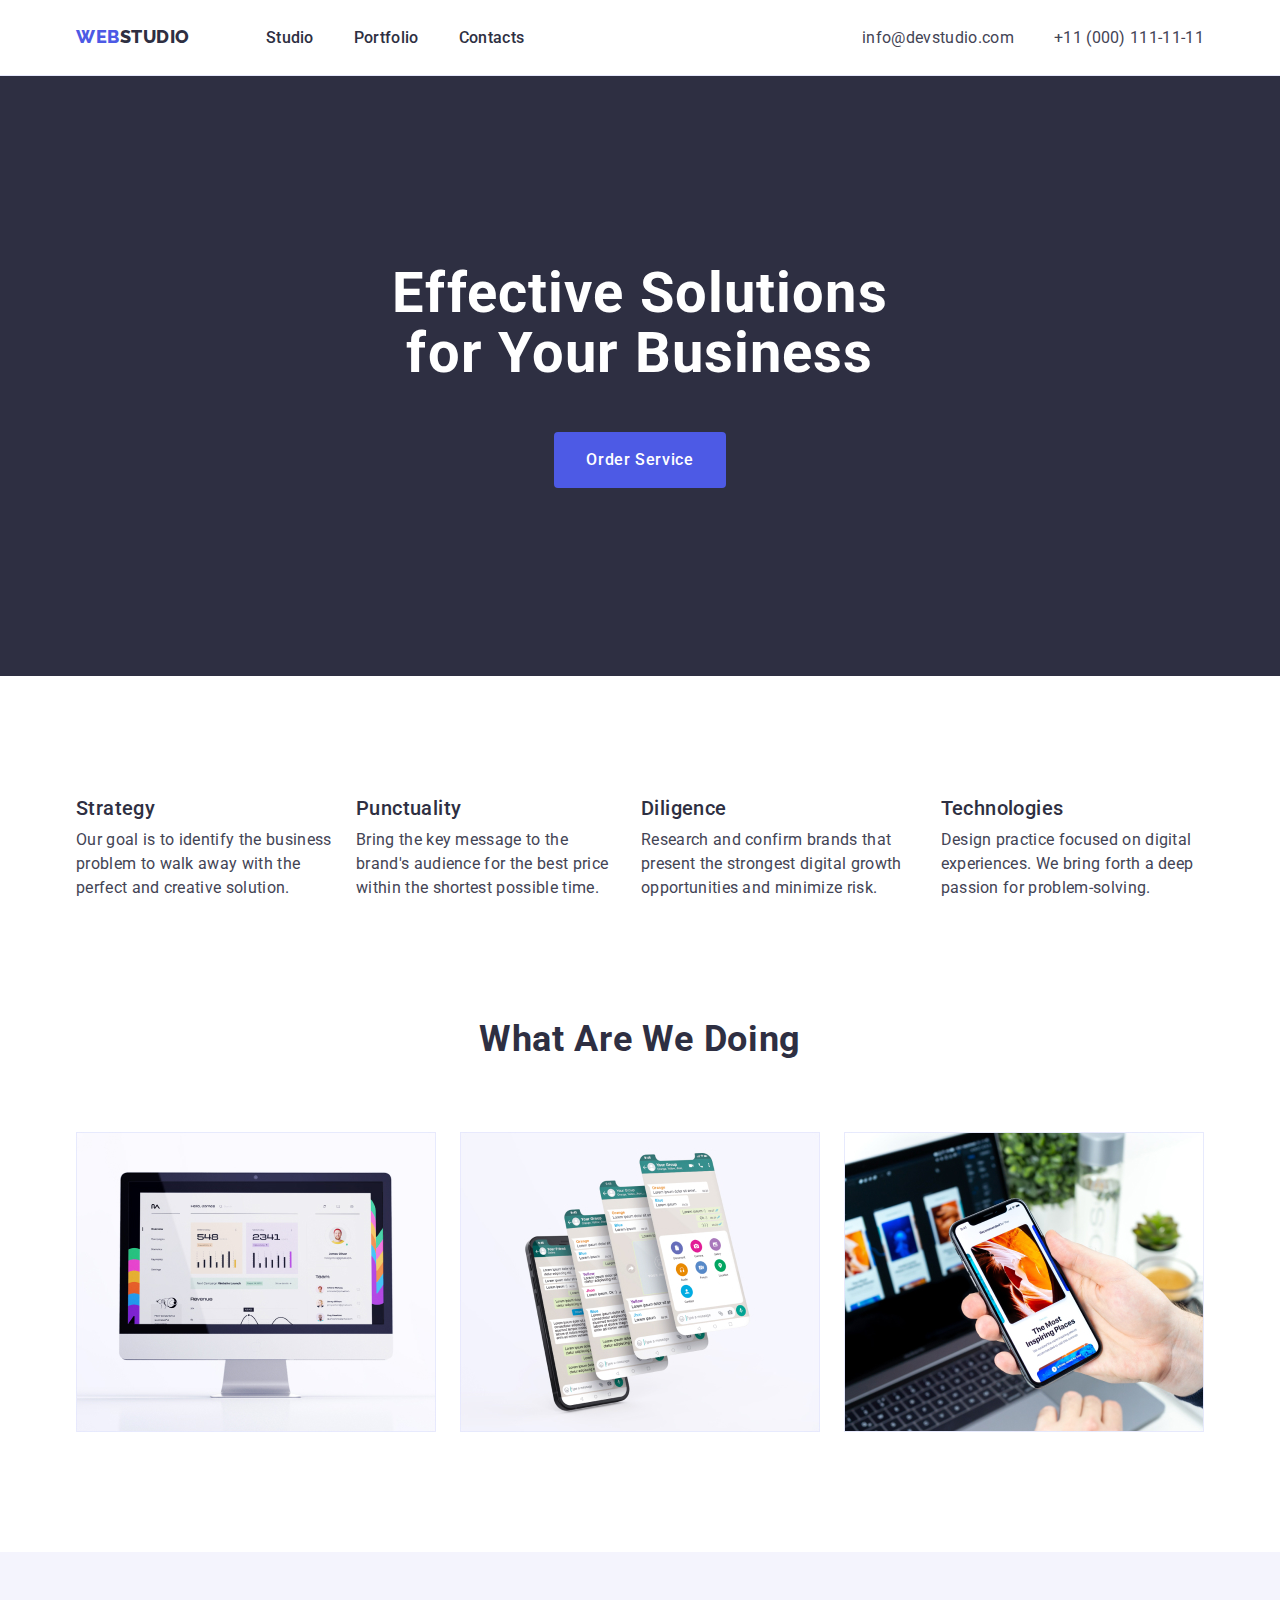
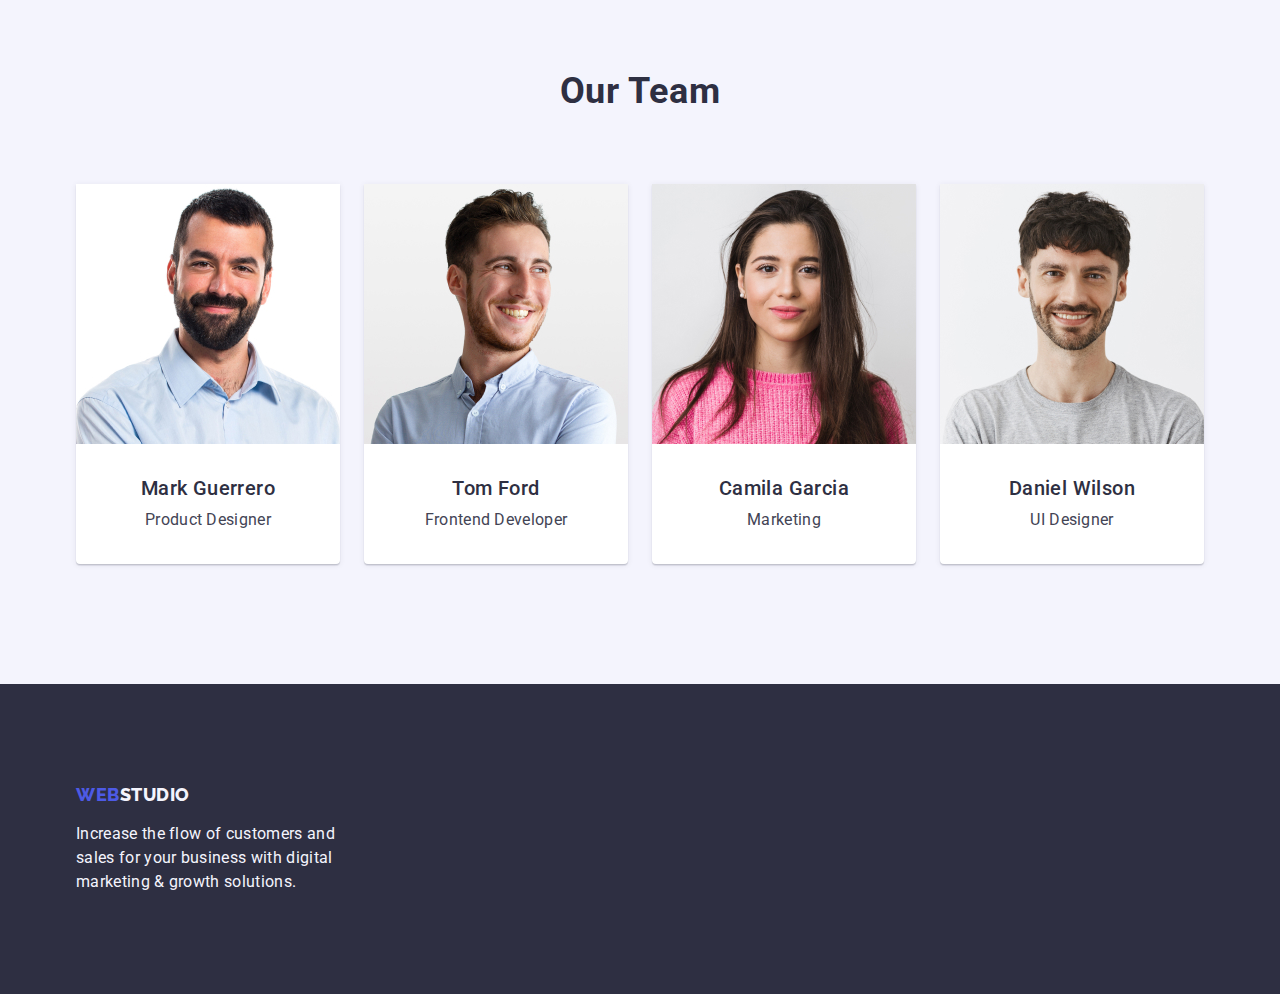
<file: index.html>
<!DOCTYPE html>
<html lang="en">
  <head>
    <meta charset="UTF-8" />
    <meta http-equiv="X-UA-Compatible" content="IE=edge" />
    <meta name="viewport" content="width=device-width, initial-scale=1.0" />
    <title>WebStudio</title>
    <link rel="preconnect" href="https://fonts.googleapis.com" />
    <link rel="preconnect" href="https://fonts.gstatic.com" crossorigin />
    <link
      href="https://fonts.googleapis.com/css2?family=Raleway:wght@800&family=Roboto:wght@400;500;700;900&display=swap"
      rel="stylesheet"
    />
    <link
      rel="stylesheet"
      href="https://cdnjs.cloudflare.com/ajax/libs/modern-normalize/1.1.0/modern-normalize.min.css"
    />
    <link rel="stylesheet" href="./css/styles.css" />
  </head>

  <body>
    <!-- HEADER -->
    <header class="header">
      <div class="conteiner header-conteiner ">
      <nav class="header-nav">
        <a href="./index.html" class="header-logo list"
          >Web<span class="studio">Studio</span></a
        >
        <ul class="list navigation-list">
          <li><a href="./index.html" class="nav list">Studio</a></li>
          <li><a href="./portfolio.html" class="nav list">Portfolio</a></li>
          <li><a href="" class="nav list">Contacts</a></li>
        </ul>
      </nav>
      <address class="header-contact">
        <ul class="list address-list">
          <li>
            <a class="list" href="mailto:info@devstudio.com"
              >info@devstudio.com</a
            >
          </li>
          <li>
            <a class="list" href="tel:+110001111111"
              >+11 (000) 111-11-11</a
            >
          </li>
        </ul>
      </address>
    </div>
    </header>
    <!-- MAIN AND ALL SECTIONS -->

    <main>
      <!-- FIRST SECTION -->
      <section class="section">
        <div class="conteiner">
        <h1 class="section-first">
          Effective Solutions 
          for Your Business
        </h1>
        <button type="button" class="button">Order Service</button>
      </div>
      </section>
      <!-- SECOND SECTION -->
      <section class="section-text">
        <div class="conteiner">
        <h2  class="visually-hidden">features</h2>
        <ul class="list advantages-list">
          <li class="advantages-item" >
            <h3 class="section-text-second">Strategy</h3>
            <p class="section-text-item">
              Our goal is to identify the business problem to walk away with the
              perfect and creative solution.
            </p>
          </li>
          <li class="advantages-item" >
            <h3 class="section-text-second">Punctuality</h3>
            <p class="section-text-item">
              Bring the key message to the brand's audience for the best price
              within the shortest possible time.
            </p>
          </li>
          <li class="advantages-item" >
            <h3 class="section-text-second">Diligence</h3>
            <p class="section-text-item">
              Research and confirm brands that present the strongest digital
              growth opportunities and minimize risk.
            </p>
          </li>
          <li class="advantages-item" >
            <h3 class="section-text-second">Technologies</h3>
            <p class="section-text-item">
              Design practice focused on digital experiences. We bring forth a
              deep passion for problem-solving.
            </p>
          </li>
        </ul>
      </div>
      </section>
      <!-- SECTION THREE -->
      <section class="section-three">
        <div class="conteiner">
        <h2 class="section-about">What are we doing</h2>
        <ul class="list list-worker">
          <li class="worker-item" >
            <img
              src="./images/computer.jpg"
              alt="computer"
              width="360"
              height="300"
            />
          </li>
          <li class="worker-item" >
            <img
              src="./images/phone.jpg"
              alt="phone"
              width="360"
              height="300"
            />
          </li>
          <li class="worker-item" >
            <img
              src="./images/phone-computer.jpg"
              alt="computer and phone"
              width="360"
              height="300"
            />
          </li>
        </ul>
      </div>
      </section>
      <!-- SECTION FOUR -->
      <section class="section-four">
        <div class="conteiner">
        <h2 class="section-team">Our Team</h2>
        <ul class="list list-team">
          <li class="team-item">
            <img src="./images/1img.jpg" alt="man" width="264" height="260" />
            <div class="box">
            <h3 class="section-people">Mark Guerrero</h3>
            <p class="section-work">Product Designer</p> </div>
          </li>
          <li class="team-item">
            <img
              src="./images/2img.jpg"
              alt="man-second"
              width="264"
              height="260"
            />
            <div class="box">
            <h3 class="section-people">Tom Ford</h3>
            <p class="section-work">Frontend Developer</p>
          </div>
          </li>
          <li class="team-item">
            <img src="./images/3img.jpg" alt="woman" width="264" height="260" />
            <div class="box">
            <h3 class="section-people">Camila Garcia</h3>
            <p class="section-work">Marketing</p> </div>
          </li>
          <li class="team-item">
            <img
              src="./images/4img.jpg"
              alt="third-man"
              width="264"
              height="260"
            />
            <div class="box">
            <h3 class="section-people">Daniel Wilson</h3>
            <p class="section-work">UI Designer</p> </div>
          </li>
        </ul>
      </div>
      </section>
    </main>
    <!-- YEAH, FOOTER  -->
    <footer class="done">
      <div class="conteiner">
      <a href="./index.html" class="done-logo list"
        >Web<span class="done-studio">Studio</span></a
      >
      <p class="done-text">
        Increase the flow of customers and sales for your business with digital
        marketing & growth solutions.
      </p>
    </div>
    </footer>
  </body>
</html>
</file>
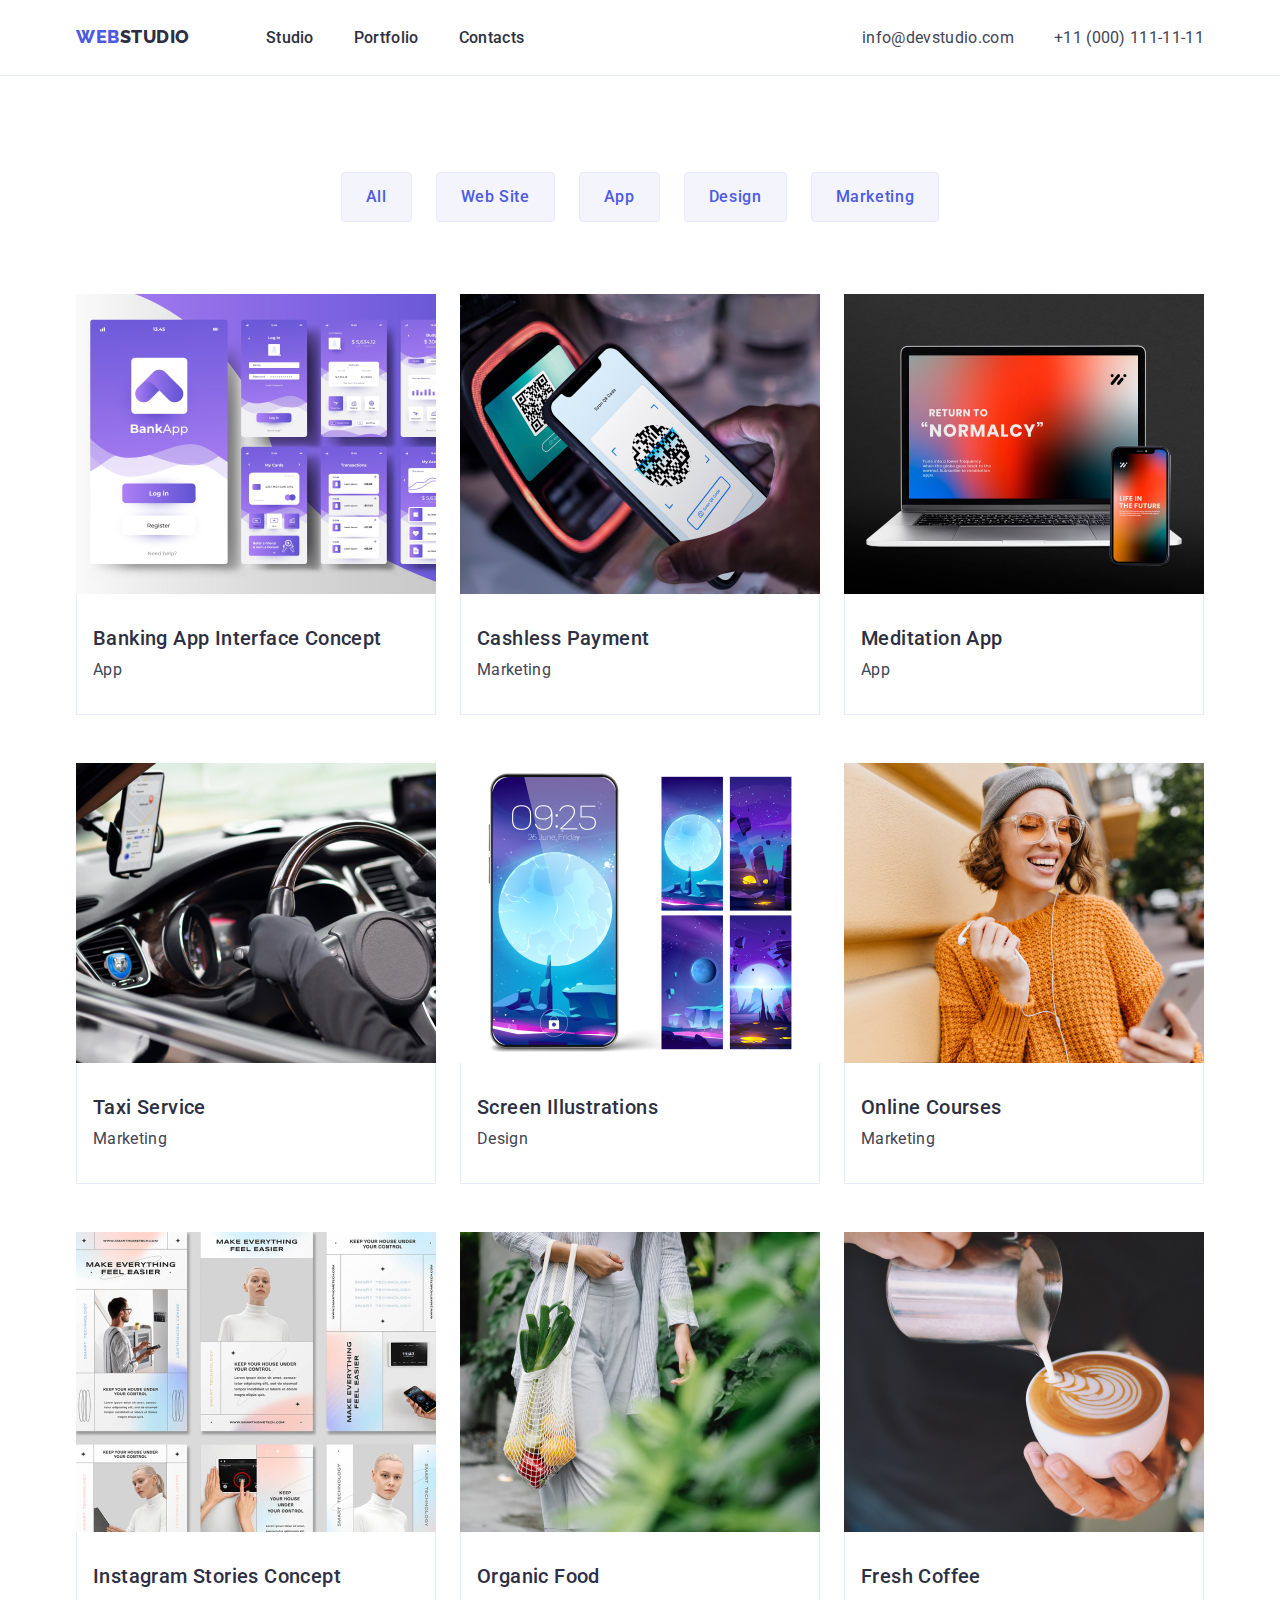
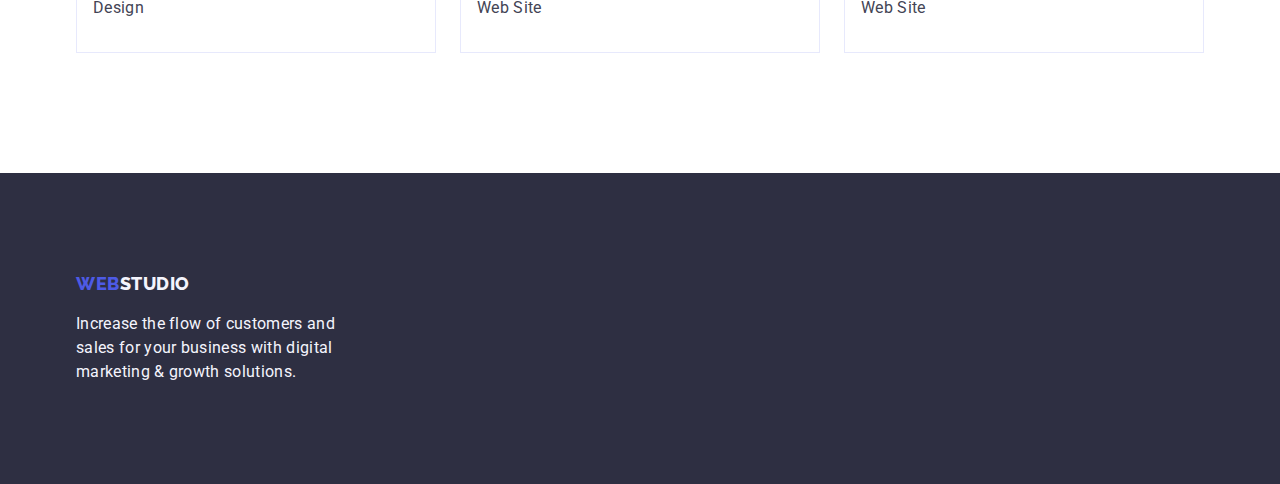
<file: portfolio.html>
<!DOCTYPE html>
<html lang="en">
  <head>
    <meta charset="UTF-8" />
    <meta http-equiv="X-UA-Compatible" content="IE=edge" />
    <meta name="viewport" content="width=device-width, initial-scale=1.0" />
    <title>Portfolio</title>
    <link rel="preconnect" href="https://fonts.googleapis.com" />
    <link rel="preconnect" href="https://fonts.gstatic.com" crossorigin />
    <link
      href="https://fonts.googleapis.com/css2?family=Raleway:wght@800&family=Roboto:wght@400;500;700;900&display=swap"
      rel="stylesheet"
    />
    <link
    rel="stylesheet"
    href="https://cdnjs.cloudflare.com/ajax/libs/modern-normalize/1.1.0/modern-normalize.min.css"
  />
    <link rel="stylesheet" href="./css/styles.css" />
  </head>
  <body>
     <!-- HEADER -->
     <header class="header">
      <div class="conteiner header-conteiner ">
      <nav class="header-nav">
        <a href="./index.html" class="header-logo list"
          >Web<span class="studio">Studio</span></a
        >
        <ul class="list navigation-list">
          <li><a href="./index.html" class="nav list">Studio</a></li>
          <li><a href="./portfolio.html" class="nav list">Portfolio</a></li>
          <li><a href="" class="nav list">Contacts</a></li>
        </ul>
      </nav>
      <address class="header-contact">
        <ul class="list address-list">
          <li>
            <a class="list" href="mailto:info@devstudio.com"
              >info@devstudio.com</a
            >
          </li>
          <li>
            <a class="list" href="tel:+110001111111"
              >+11 (000) 111-11-11</a
            >
          </li>
        </ul>
      </address>
    </div>
    </header>
    <main>
     <!-- SECTION 'BUTTONS ' -->
      <section class="section-portfolio">
        <div class="conteiner">
        <h1 class="visually-hidden">Portfolio</h1>
        <ul class="list buttons-list">
          <li class="buttons-item" ><button class="button-two list" type="button">All</button></li>
          <li class="buttons-item" >
            <button class="button-two list" type="button">Web Site</button>
          </li>
          <li class="buttons-item"><button class="button-two list" type="button">App</button></li>
          <li class="buttons-item" ><button class="button-two list" type="button">Design</button></li>
          <li class="buttons-item" >
            <button class="button-two list" type="button">Marketing</button>
          </li>
        </ul>

<!-- MAIN CONTENT LIKE PICTURES  -->

        <ul class="list exemples-list">
          <li class="examples-list-item" >
            <a href="/" class="images list">
              <img
                src="./images/banking-app.jpg"
                alt="banking-app"
                width="360"
                height="300"
              />
              <div class="cards">
              <h2 class="list-work">Banking App Interface Concept</h2>
              <p class="list-style">App</p> </div>
            </a>
          </li>
          <li class="examples-list-item" >
            <a href="/" class="images list">
              <img
                src="./images/cashless-payment.jpg"
                alt="cashless-payment"
                width="360"
                height="300"
              />
              <div class="cards">
              <h2 class="list-work">Cashless Payment</h2>
              <p class="list-style">Marketing</p> </div>
            </a>
          </li>
          <li class="examples-list-item" >
            <a href="/" class="images list">
              <img
                src="./images/meditation-app.jpg"
                alt="meditation-app"
                width="360"
                height="300"
              />
              <div class="cards">
              <h2 class="list-work">Meditation App</h2>
              <p class="list-style">App</p> </div>
            </a>
          </li>
          <li class="examples-list-item" >
            <a href="/" class="images list">
              <img
                src="./images/taxi-service.jpg"
                alt="taxi-service"
                width="360"
                height="300"
              />
              <div class="cards">
              <h2 class="list-work">Taxi Service</h2>
              <p class="list-style">Marketing</p> </div>
            </a>
          </li>
          <li class="examples-list-item" >
            <a href="/" class="images list">
              <img
                src="./images/screen-illustrations.jpg"
                alt="screen-illustrations"
                width="360"
                height="300"
              />
              <div class="cards">
              <h2 class="list-work">Screen Illustrations</h2>
              <p class="list-style">Design</p> </div>
            </a>
          </li>
          <li class="examples-list-item" >
            <a href="/" class="images list">
              <img
                src="./images/online-courses.jpg"
                alt="online-courses"
                width="360"
                height="300"
              />
              <div class="cards">
              <h2 class="list-work">Online Courses</h2>
              <p class="list-style">Marketing</p> </div>
            </a>
          </li>
          <li class="examples-list-item" >
            <a href="/" class="images list">
              <img
                src="./images/instagram-stories.jpg"
                alt="instagram-stories"
                width="360"
                height="300"
              />
              <div class="cards">
              <h2 class="list-work">Instagram Stories Concept</h2>
              <p class="list-style">Design</p> </div>
            </a>
          </li>
          <li class="examples-list-item" >
            <a href="/" class="images list">
              <img
                src="./images/organic-food.jpg"
                alt="organic-food"
                width="360"
                height="300"
              />
              <div class="cards">
              <h2 class="list-work">Organic Food</h2>
              <p class="list-style">Web Site</p> </div>
            </a>     </li>
          <li class="examples-list-item" >
            <a href="/" class="images list">
              <img
                src="./images/fresh-coffee.jpg"
                alt="fresh-coffee"
                width="360"
                height="300"
              />
              <div class="cards">
              <h2 class="list-work">Fresh Coffee</h2>
              <p class="list-style">Web Site</p> </div>
            </a>
          </li>
        </ul>
      </div>
      </section>
      
    </main>
<!-- FOOTER  -->
<footer class="done">
  <div class="conteiner">
  <a href="./index.html" class="done-logo list"
    >Web<span class="done-studio">Studio</span></a
  >
  <p class="done-text">
    Increase the flow of customers and sales for your business with digital
    marketing & growth solutions.
  </p>
</div>
</footer>
  </body>
</html>
</file>
<file: css/styles.css>
/* IMPORTANT INFORMATION  */

:root {
  --color-navy-blue: #2e2f42;
  --color-white: #ffffff;
  --color-cloud: #f4f4fd;
  --color-cornflower: #e7e9fc;
  --color-iris: #4d5ae5;
  --color-slate: #434455;
  --color-grey: #2e2f42;
  --color-ocean: #404bbf;
}

body {
  font-family: "Roboto", sans-serif;
  color: var(--color-slate);
  background-color: var(--color-white);
}

h1,
h2,
h3,
h4,
h5,
h6,
p
 {
  margin: 0;
}
img {
  display: block;
  max-width: 100%;
  height: auto;
}
button {
 
  cursor: pointer;
  border: none;
  border-radius: 4px;
}
address {
  font-style: normal;
}
ul,
ol {
  list-style: none;
  padding-left: 0%;
  margin: 0;
}
a {
  text-decoration: none;
}
.visually-hidden {
  position: absolute;
  width: 1px;
  height: 1px;
  margin: -1px;
  border: 0;
  padding: 0;
  
  white-space: nowrap;
  clip-path: inset(100%);
  clip: rect(0 0 0 0);
  overflow: hidden;
}
.conteiner {
  padding-left: 15px;
  padding-right: 15px;
  width: 1158px;
  margin: 0 auto;
}
.list {
  list-style: none;
  text-decoration: none;
  padding: 0;
}


.list {
  font-style: normal;
  font-weight: 400;
  font-size: 16px;
  line-height: 1.5;
  letter-spacing: 0.02em;
  color: var(--color-slate);
}

/* HEADER */

.header-logo {
  font-family: "Raleway", sans-serif;
  font-weight: 800;
  font-size: 18px;
  line-height: 1.17;
  letter-spacing: 0.03em;
  text-transform: uppercase;
  color: var(--color-iris);
  margin-right: 76px;
}

.studio {
  font-weight: 800;
  font-size: 18px;
  line-height: 21px;
  color: var(--color-grey);
}

.list .nav {
  font-weight: 500;
  font-size: 16px;
  line-height: 1.5;
  letter-spacing: 0.02em;
  color: var(--color-grey);
}
.list .nav:hover,
.list .nav:focus {
  color: var(--color-ocean);

}
.header-contact {
  font-style: normal;
  margin-left: auto;
}

.list:hover,
.list:focus {
  color: var(--color-ocean);
}

/* GEOMETRY  HEADER*/
.header {
  padding-top:  25.5px;
  padding-bottom: 25.5px;
  border-bottom: 1px solid var(--color-cornflower);
}
.navigation-list {
  display: flex;
  padding: 0%;
  gap: 40px;
  text-align: center;
}
.header-nav {
  display: flex;
}
.address-list {
  display: flex;
  padding: 0%;
  gap: 40px;
}
.header-conteiner {
  display: flex;
}
/* <!-- FIRST SECTION --> */


.section {
  background-color: var(--color-grey);
  padding: 188px 0;
  text-align: center;
}
.section-first {
  font-weight: 700;
  font-size: 56px;
  line-height: 1.07;
  letter-spacing: 0.02em;
  text-align: center;
  color: var(--color-white);
  max-width: 496px;
  margin: 0 auto;
}
.button {
  color: var(--color-white);
  left: 636px;
  top: 428px;
  font-family: "Roboto", sans-serif;
  font-weight: 500;
  font-size: 16px;
  line-height: 1.5;
  letter-spacing: 0.04em;
  cursor: pointer;
  background: var(--color-iris);
  border-radius: 4px;
  padding: 16px 32px;
  min-width: 169px;
  margin-top: 48px;
  border: transparent;
  
}
.button:hover,
.button:focus {
  background-color: var(--color-ocean);


  /* <!-- SECOND SECTION --> */
}
.section-text-second {
  font-weight: 500;
  font-size: 20px;
  line-height: 24px;
  letter-spacing: 0.02em;
  color: var(--color-grey);
  margin-bottom: 8px;
}
.section-text-item {
  font-weight: 400;
  font-size: 16px;
  line-height: 24px;
  letter-spacing: 0.02em;
  color: var(--color-slate);
}

/* GEOMETRY-2  */
.section-text {
  padding-top: 120px;
}
.advantages-list {
  display: flex;
  gap: 24px;

}
.advantages-item {
  flex-basis: calc((100%-72px) / 4);;
}
/* <!-- SECTION THREE --> */

.section-about {
  font-weight: 700;
  font-size: 36px;
  line-height: 1.11;
  text-align: center;

  letter-spacing: 0.02em;
  text-transform: capitalize;

  color: var(--color-grey);
}
/* GEOMETRY 3 */
.section-three {
  padding-top: 120px;
  padding-bottom: 120px;
}
.list-worker {
  display: flex;
  padding: 0;
  margin-top: 72px;
}
.worker-item:not(:last-child) {
    margin-right: 24px;
}
/* <!-- SECTION FOUR --> */

.section-four {
  background-color: var(--color-cloud);
  padding-top: 120px;
  padding-bottom: 120px;


}
.team-item {
  background-color: var(--color-white);
  width: 264px;
  box-shadow: 0px 1px 6px rgba(46, 47, 66, 0.08), 0px 1px 1px rgba(46, 47, 66, 0.16), 0px 2px 1px rgba(46, 47, 66, 0.08);
border-radius: 0px 0px 4px 4px;

}
.team-item:not(:last-child) {
    margin-right: 24px;

}
.section-team {
  font-weight: 700;
  font-size: 36px;
  line-height: 1.11;
  letter-spacing: 0.02em;
  text-transform: capitalize;
  text-align: center;
  color: var(--color-grey);
  margin-bottom: 72px;

}
.section-people {
  font-weight: 500;
  font-size: 20px;
  line-height: 24px;
  letter-spacing: 0.02em;
  color: var(--color-grey);
  margin-bottom: 8px;
}
.section-work {
  font-weight: 400;
  font-size: 16px;
  line-height: 24px;
  letter-spacing: 0.02em;
  color: var(--color-slate);
}
/* GEOMETRY 4 */
.list-team {
  display: flex;
}
.box {
  padding: 32px 0;
  text-align: center;
}
/* <!-- YEAH, FOOTER  --> */

.done {
  background-color: var(--color-grey);
  padding: 100px 0;
}
.done-logo {
  font-weight: 800;
  font-size: 18px;
  line-height: 1.17;
  display: flex;
  letter-spacing: 0.03em;
  text-transform: uppercase;
  color: var(--color-iris);
  font-family: "Raleway", sans-serif;
  margin-bottom: 17.5px;
}

.done-studio {
  font-weight: 800;
  font-size: 18px;
  line-height: 21px;
  display: flex;
  letter-spacing: 0.03em;
  text-transform: uppercase;
  color: var(--color-cloud);
}
.done-text {
  font-weight: 400;
  font-size: 16px;
  line-height: 24px;
  letter-spacing: 0.02em;
  color: var(--color-cloud);
  width: 264px;
}

/* PORTFOLIO */

/* <!-- SECTION 'BUTTONS ' --> */

.button-two {
  font-weight: 500;
  font-size: 16px;
  line-height: 1.5;
  letter-spacing: 0.04em;
  color: var(--color-iris);
  background: var(--color-cloud);
  border: 1px solid var(--color-cornflower);
  font-family: "Roboto", sans-serif;
  font-style: normal;
  padding: 12px 24px;
}

.button-two:hover,
.button-two:focus {
  color: var(--color-white);
  background-color: var(--color-ocean);
  cursor: pointer;
}

.buttons-item:not(:last-child) {
margin-right: 24px;
}

.section-portfolio {
  padding: 96px 0px 120px 0px;
}
.buttons-list {
  display: flex;
  justify-content: center;
  margin-bottom: 72px;
  padding-left: 0;
}
/* <!-- MAIN CONTENT LIKE PICTURES  --> */


.list-work {
  font-weight: 500;
  font-size: 20px;
  line-height: 1.2;
  letter-spacing: 0.02em;
  color: var(--color-navy-blue);
  padding-bottom: 8px;
}
.list-style {
  font-weight: 400;
  font-size: 16px;
  line-height: 24px;
  letter-spacing: 0.02em;
  color: var(--color-slate);
}
.exemples-list {
  display: flex;
  flex-wrap: wrap;
  padding-left: 0;
  row-gap: 48px;
  column-gap: 24px;
}
.cards {
  border-bottom: 1px solid var(--color-cornflower);
  border-left: 1px solid var(--color-cornflower);
  border-right: 1px solid var(--color-cornflower);
  padding: 32px 16px 32px 16px;
}
</file>
